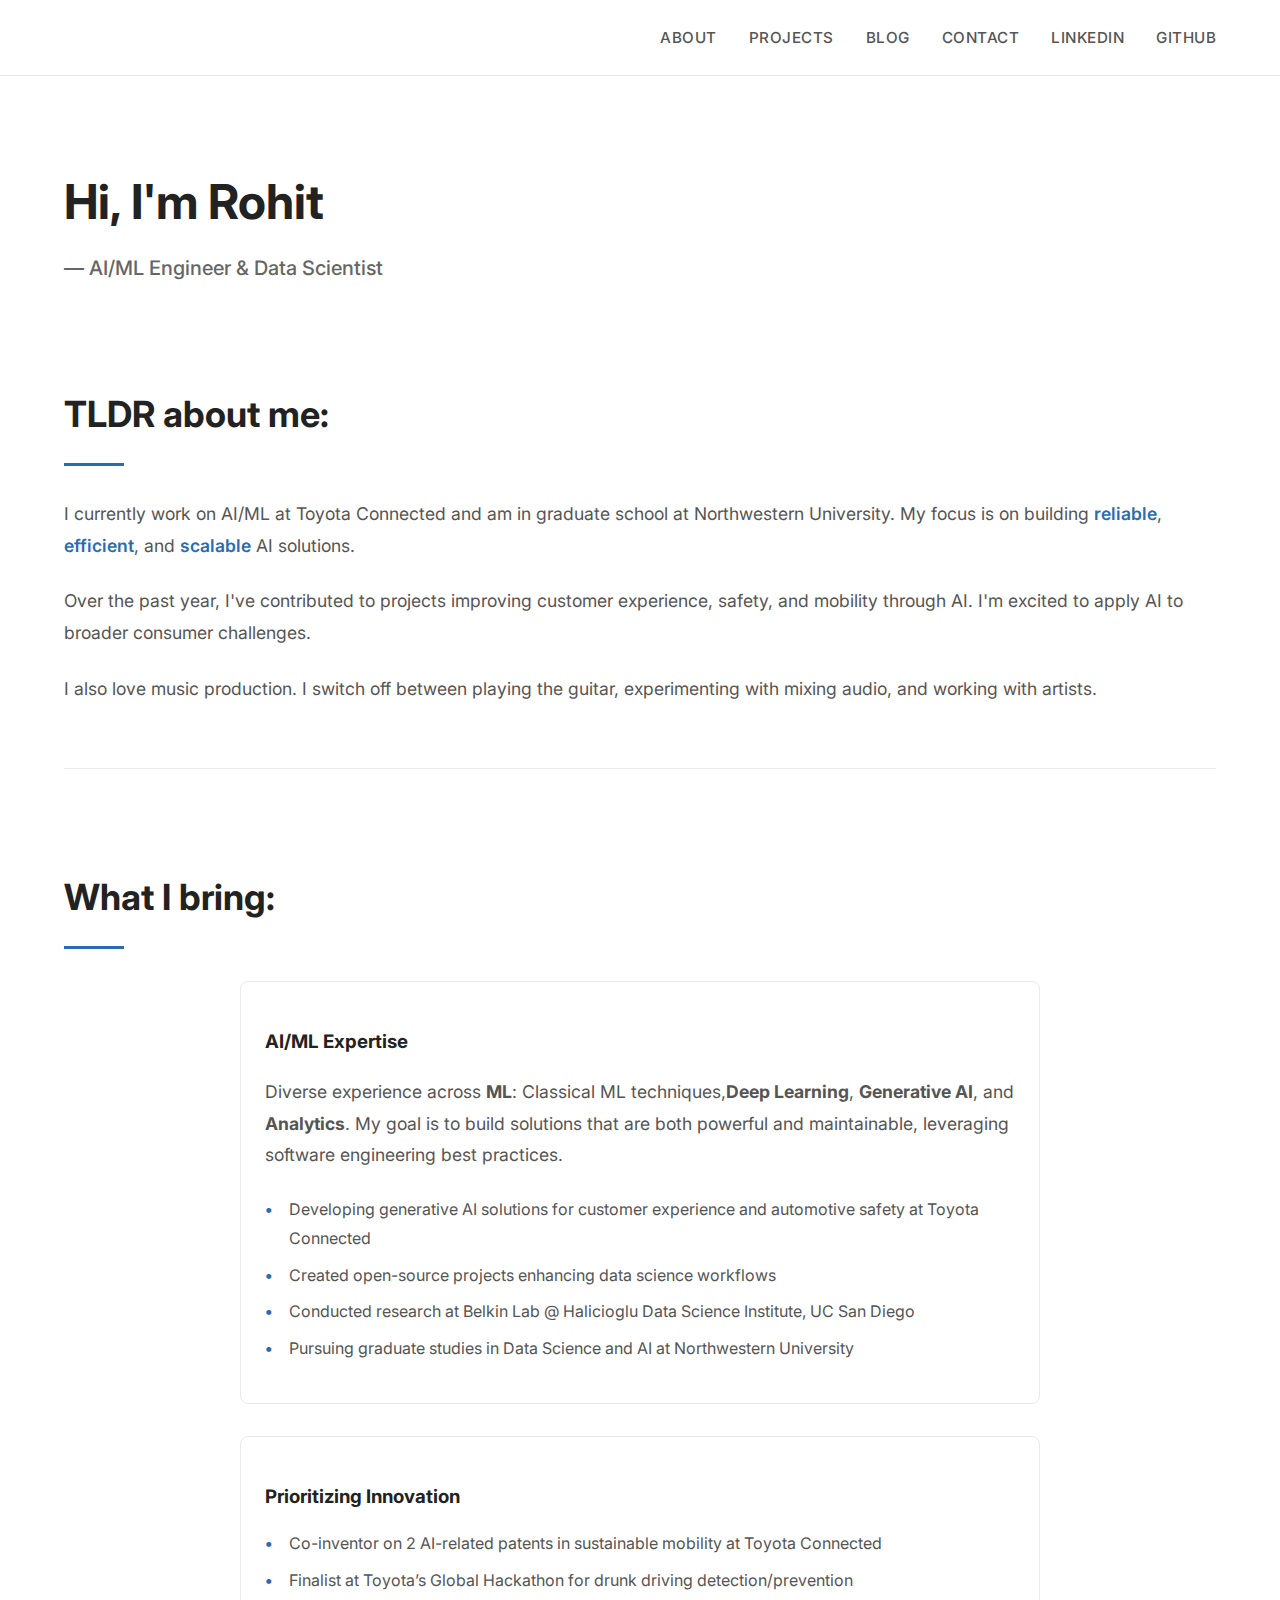
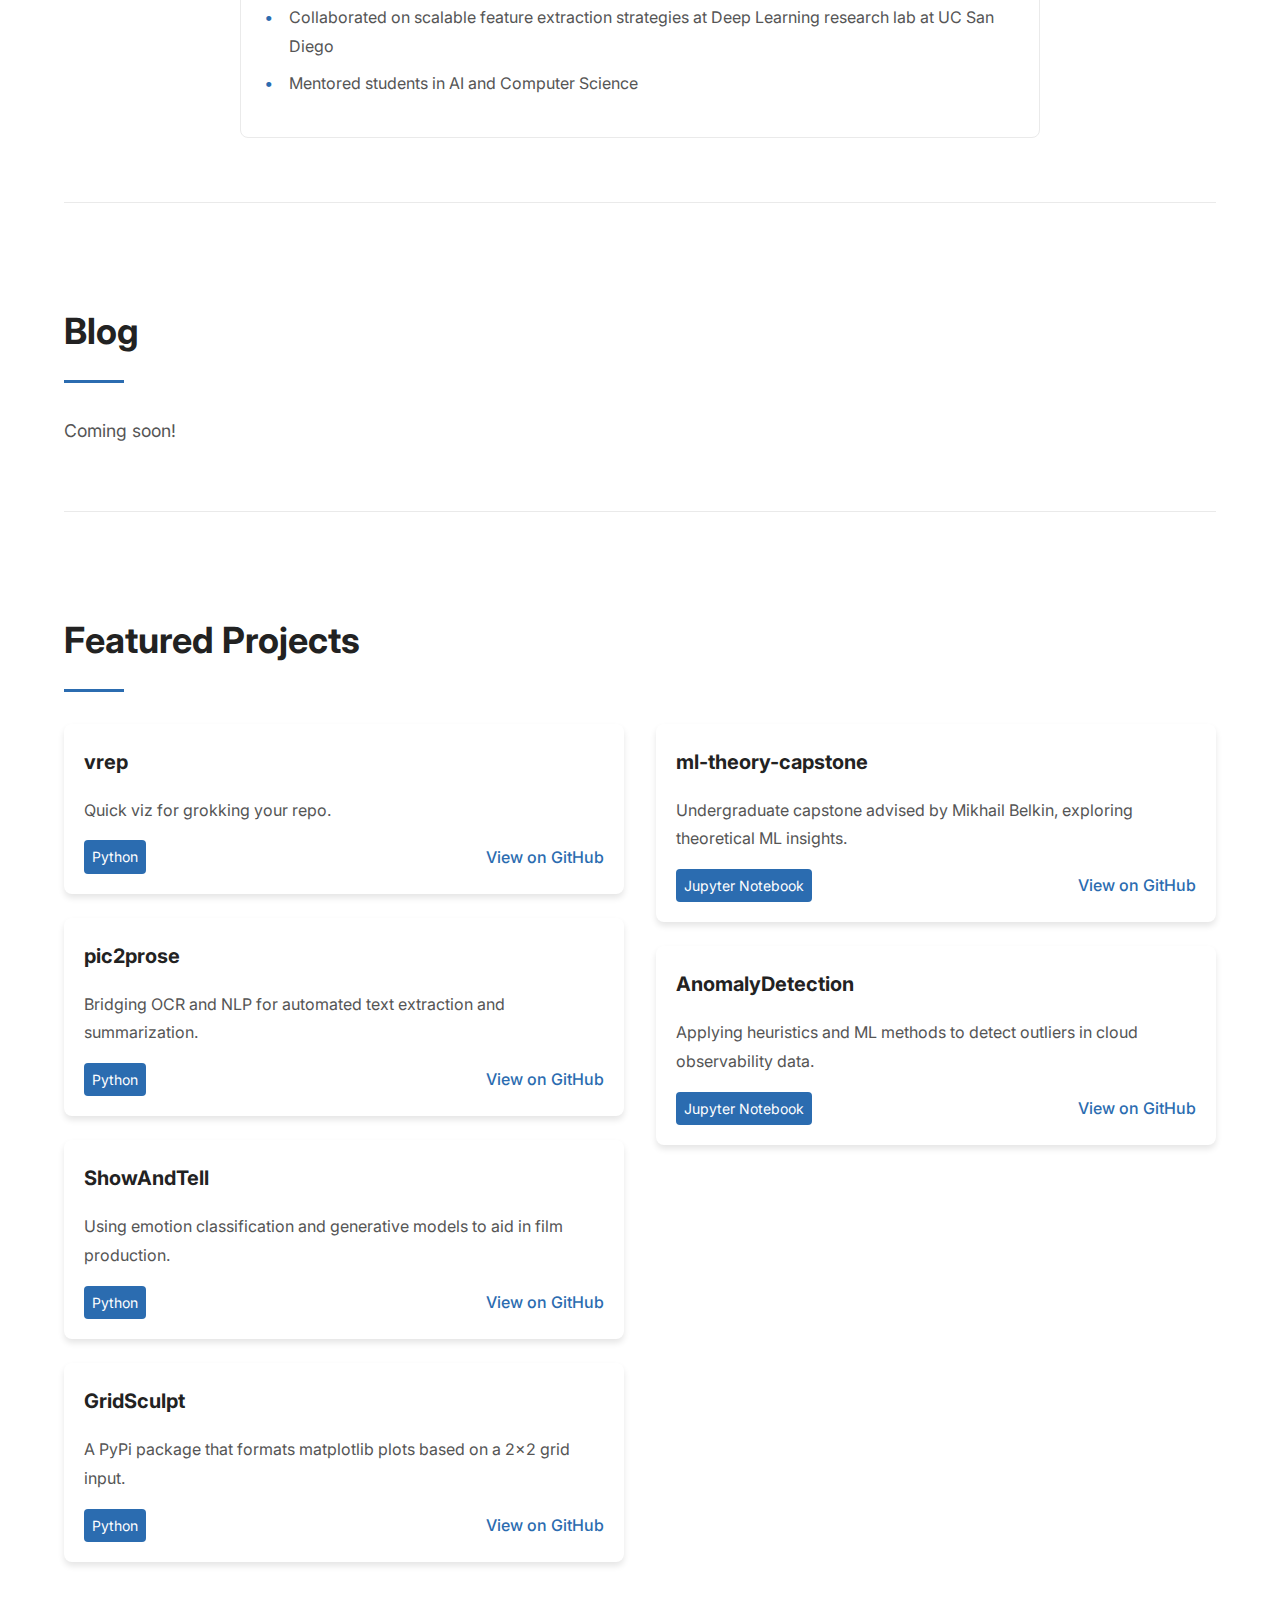
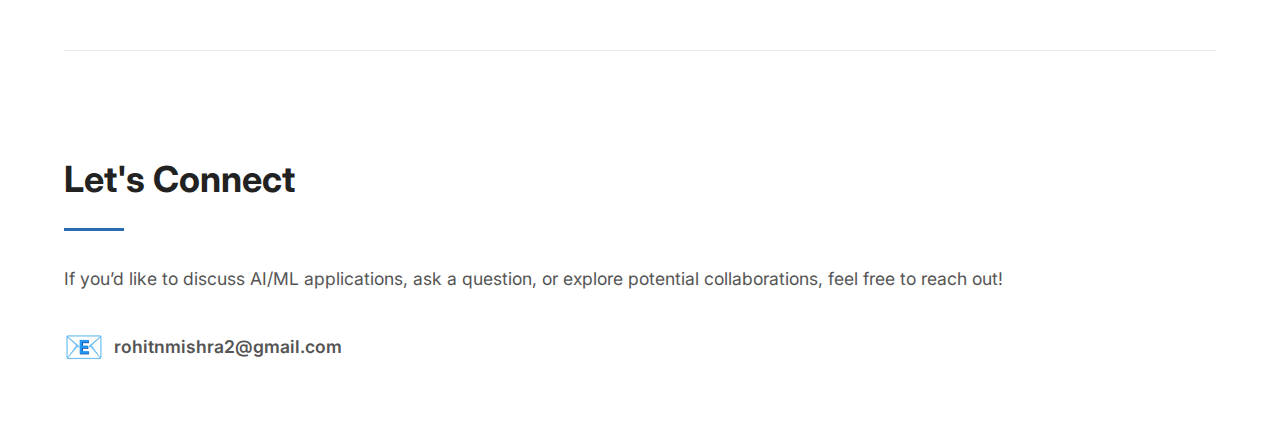
<file: index.html>
<!DOCTYPE html>
<html lang="en">
<head>
    <meta charset="UTF-8">
    <meta name="viewport" content="width=device-width, initial-scale=1.0">
    <title>Rohit Mishra - AI/ML Engineer & Data Scientist</title>
    <link href="https://fonts.googleapis.com/css2?family=Inter:wght@400;500;600;700&display=swap" rel="stylesheet">
    <style>
        :root {
            --bg-color: #ffffff;
            --text-color: #555555;
            --accent-color: #2b6cb0; /* A subtle blue accent color */
            --secondary-color: #666666;
            --card-bg: #ffffff;
            --heading-color: #222222;
            --link-color: #2b6cb0;
        }
        
        body {
            font-family: 'Inter', -apple-system, BlinkMacSystemFont, 'Segoe UI', Roboto, sans-serif;
            background-color: var(--bg-color);
            color: var(--text-color);
            line-height: 1.8;
            margin: 0;
            padding: 0;
            font-size: 16px;
        }
        
        header {
            position: sticky;
            top: 0;
            background-color: var(--bg-color);
            padding: 1.5rem 5%;
            display: flex;
            justify-content: flex-end;
            align-items: center;
            border-bottom: 1px solid #eaeaea;
            z-index: 999;
        }
        
        nav {
            display: flex;
            align-items: center;
            gap: 2rem;
        }
        
        nav a {
            color: var(--text-color);
            text-decoration: none;
            font-weight: 500;
            font-size: 0.95rem;
            text-transform: uppercase;
            letter-spacing: 0.5px;
            margin-left: 0;
            transition: color 0.3s ease;
        }
        
        nav a:hover {
            color: var(--accent-color);
        }
        
        main {
            max-width: 1200px;
            margin: 0 auto;
            padding: 4rem 5%;
        }
        
        h1 {
            font-size: 3rem;
            font-weight: 700;
            margin-bottom: 0.5rem;
            color: var(--heading-color);
            line-height: 1.2;
        }

        .intro-tagline {
            font-size: 1.25rem;
            font-weight: 500;
            color: var(--secondary-color);
            margin-bottom: 4rem;
        }

        h2 {
            font-size: 2.25rem;
            font-weight: 700;
            margin-top: 6rem;
            margin-bottom: 2rem;
            color: var(--heading-color);
            position: relative;
        }

        h2:after {
            content: "";
            display: block;
            width: 60px;
            height: 3px;
            background: var(--accent-color);
            margin-top: 1rem;
        }
        
        p {
            margin-bottom: 1.5rem;
            font-size: 1.1rem;
            color: var(--text-color);
        }
        
        .intro {
            margin-bottom: 6rem;
            max-width: 800px;
        }
        
        .profile-image {
            width: 100%;
            max-width: 200px;
            height: auto;
            border-radius: 50%;
            margin: 2rem 0;
            display: block;
        }
        
        .card {
            background-color: var(--card-bg);
            padding: 2.5rem;
            border-radius: 12px;
            margin-bottom: 2rem;
            border: 1px solid #eaeaea;
            transition: transform 0.3s ease, box-shadow 0.3s ease;
        }
        
        .card:hover {
            transform: translateY(-5px);
            box-shadow: 0 10px 30px rgba(0, 0, 0, 0.1);
        }
        
        .card h3 {
            font-size: 1.5rem;
            margin-top: 0;
            margin-bottom: 1rem;
            color: var(--heading-color);
        }
        
        /* Blog posts */
        .blog-posts {
            max-width: 800px;
            margin: 0 auto;
        }
        
        .blog-post {
            margin-bottom: 3rem;
            padding: 2rem;
            background-color: var(--card-bg);
            border: 1px solid #eaeaea;
            border-radius: 8px;
        }
        
        .blog-post h3 {
            margin: 0 0 1rem 0;
            font-size: 1.5rem;
            color: var(--heading-color);
        }
        
        .post-meta {
            margin-bottom: 1rem;
            font-size: 0.9rem;
            color: var(--secondary-color);
        }
        
        .post-meta .tags {
            margin-left: 1rem;
        }
        
        .preview {
            margin-bottom: 1.5rem;
        }
        
        .read-more {
            color: var(--accent-color);
            text-decoration: none;
            font-weight: 500;
            transition: color 0.3s ease;
        }
        
        .read-more:hover {
            color: var(--secondary-color);
        }

        /* Expertise and About Sections */
        .expertise-section {
            max-width: 800px;
            margin: 0 auto;
        }
        
        .expertise-item {
            margin-bottom: 2rem;
            padding: 1.5rem;
            background-color: var(--card-bg);
            border: 1px solid #eaeaea;
            border-radius: 8px;
        }
        
        .expertise-item h3 {
            color: var(--heading-color);
            margin-bottom: 1rem;
        }
        
        .expertise-item ul {
            list-style-type: none;
            padding-left: 0;
            margin-top: 1rem;
        }
        
        .expertise-item li {
            margin-bottom: 0.5rem;
            padding-left: 1.5rem;
            position: relative;
        }
        
        .expertise-item li:before {
            content: "•";
            position: absolute;
            left: 0;
            color: var(--accent-color);
            font-weight: bold;
        }

        /* Projects */
        .project-container {
            display: flex;
            justify-content: space-between;
            gap: 2rem;
            flex-wrap: wrap;
        }
        .project-list {
            flex: 1;
            min-width: 300px;
        }
        .project-card {
            margin-bottom: 1.5rem;
            padding: 1.25rem;
            background-color: var(--card-bg);
            border-radius: 8px;
            box-shadow: 0 4px 6px rgba(0, 0, 0, 0.1);
            transition: transform 0.3s ease, box-shadow 0.3s ease;
        }
        .project-card:hover {
            transform: translateY(-5px);
            box-shadow: 0 6px 12px rgba(0, 0, 0, 0.15);
        }
        .project-card h3 {
            margin-top: 0;
            margin-bottom: 0.5rem;
            font-size: 1.25rem;
            color: var(--heading-color);
        }
        .project-card p {
            margin-bottom: 1rem;
            font-size: 1rem;
        }
        .project-details {
            display: flex;
            justify-content: space-between;
            align-items: center;
        }
        .language {
            background-color: var(--accent-color);
            color: var(--bg-color);
            padding: 0.25rem 0.5rem;
            border-radius: 4px;
            font-size: 0.875rem;
        }
        .project-details a {
            color: var(--link-color);
            text-decoration: none;
            font-weight: 500;
            transition: color 0.3s ease;
        }
        .project-details a:hover {
            color: var(--secondary-color);
        }

        /* Contact */
        .email-icon {
            font-size: 32px;
            margin-right: 10px;
            vertical-align: middle;
        }
        .email-link {
            display: inline-flex;
            align-items: center;
            text-decoration: none;
            color: inherit;
            font-size: 1.1rem;
            font-weight: 600;
        }

        /* Responsive */
        @media (max-width: 768px) {
            h1 {
                font-size: 2.5rem;
            }
            
            h2 {
                font-size: 2rem;
            }
            .project-container {
                flex-direction: column;
            }
            .project-list {
                width: 100%;
            }
        }

        .keyword {
            color: var(--accent-color);
            font-weight: 600;
        }

        .divider {
            margin: 4rem 0;
            border-bottom: 1px solid #eaeaea;
        }
    </style>
</head>
<body>
    <header>
        <nav>
            <a href="#about">About</a>
            <a href="#projects">Projects</a>
            <a href="blogs.html">Blog</a>
            <a href="#contact">Contact</a>
            <a href="https://www.linkedin.com/in/ro-mish/" target="_blank">LinkedIn</a>
            <a href="https://github.com/ro-mish" target="_blank">GitHub</a>
        </nav>
    </header>

    <main>
        <section class="intro">
            <h1>Hi, I'm Rohit</h1>
            <p class="intro-tagline">— AI/ML Engineer & Data Scientist</p>
        </section>

        <section id="about">
            <h2>TLDR about me:</h2>

            <p>
                I currently work on AI/ML at Toyota Connected and am in graduate school at Northwestern University.
                My focus is on building <span class="keyword">reliable</span>, <span class="keyword">efficient</span>, and <span class="keyword">scalable</span> AI solutions.
            </p>
            <p>
                Over the past year, I've contributed to projects improving customer experience, safety, and mobility through AI. I'm excited to apply AI to broader consumer challenges.
            </p>
            <p>
                I also love music production. I switch off between playing the guitar, experimenting with mixing audio, and working with artists.
            </p>
            <!-- <h3 style="margin-top: 3rem;">Key Highlights:</h3>
            <ul>
                <li>AI Engineer focused on mobility and consumer experiences</li>
                <li>Graduate student at Northwestern University (Data Science & AI)</li>
                <li>Experience in developing scalable AI pipelines and ML best practices</li>
                <li>Enthusiastic about music production and creative experimentation</li>
            </ul> -->
        </section>

        <div class="divider"></div>

        <h2>What I bring:</h2>
        <div class="expertise-section">
            <div class="expertise-item">
                <h3>AI/ML Expertise</h3>
                <p>
                    Diverse experience across <strong>ML</strong>: Classical ML techniques,<strong>Deep Learning</strong>, <strong>Generative AI</strong>, 
                    and <strong>Analytics</strong>. My goal is to build solutions that are both powerful and maintainable, leveraging software 
                    engineering best practices.
                </p>
                <ul>
                    <li>Developing generative AI solutions for customer experience and automotive safety at Toyota Connected</li>
                    <li>Created open-source projects enhancing data science workflows</li>
                    <li>Conducted research at Belkin Lab @ Halicioglu Data Science Institute, UC San Diego</li>
                    <li>Pursuing graduate studies in Data Science and AI at Northwestern University</li>
                </ul>
            </div>

            <div class="expertise-item">
                <h3>Prioritizing Innovation</h3>
                <ul>
                    <li>Co-inventor on 2 AI-related patents in sustainable mobility at Toyota Connected</li>
                    <li>Finalist at Toyota’s Global Hackathon for drunk driving detection/prevention</li>
                    <li>Collaborated on scalable feature extraction strategies at Deep Learning research lab at UC San Diego</li>
                    <li>Mentored students in AI and Computer Science</li>
                </ul>
            </div>
        </div>

        <div class="divider"></div>
        
        <section id="blog"></section>
            <h2>Blog</h2>
            <p>Coming soon!</p>
        </section>

        <div class="divider"></div>
        <section id="projects">
            <h2>Featured Projects</h2>
            <div class="project-container">
                <div class="project-list">
                    <div class="project-card">
                        <h3>vrep</h3>
                        <p>Quick viz for grokking your repo.</p>
                        <div class="project-details">
                            <span class="language">Python</span>
                            <a href="https://github.com/ro-mish/vrep" target="_blank" class="glow-button">View on GitHub</a>
                        </div>
                    </div>
                    <div class="project-card">
                        <h3>pic2prose</h3>
                        <p>Bridging OCR and NLP for automated text extraction and summarization.</p>
                        <div class="project-details">
                            <span class="language">Python</span>
                            <a href="https://github.com/ro-mish/pic2prose" target="_blank" class="glow-button">View on GitHub</a>
                        </div>
                    </div>
                    <div class="project-card">
                        <h3>ShowAndTell</h3>
                        <p>Using emotion classification and generative models to aid in film production.</p>
                        <div class="project-details">
                            <span class="language">Python</span>
                            <a href="https://github.com/ro-mish/ShowAndTell" target="_blank" class="glow-button">View on GitHub</a>
                        </div>
                    </div>
                    <div class="project-card">
                        <h3>GridSculpt</h3>
                        <p>A PyPi package that formats matplotlib plots based on a 2x2 grid input.</p>
                        <div class="project-details">
                            <span class="language">Python</span>
                            <a href="https://github.com/ro-mish/GridSculpt" target="_blank" class="glow-button">View on GitHub</a>
                        </div>
                    </div>
                </div>
                <div class="project-list">
                    <div class="project-card">
                        <h3>ml-theory-capstone</h3>
                        <p>Undergraduate capstone advised by Mikhail Belkin, exploring theoretical ML insights.</p>
                        <div class="project-details">
                            <span class="language">Jupyter Notebook</span>
                            <a href="https://github.com/ro-mish/ml-theory-capstone" target="_blank" class="glow-button">View on GitHub</a>
                        </div>
                    </div>
                    <div class="project-card">
                        <h3>AnomalyDetection</h3>
                        <p>Applying heuristics and ML methods to detect outliers in cloud observability data.</p>
                        <div class="project-details">
                            <span class="language">Jupyter Notebook</span>
                            <a href="https://github.com/ro-mish/AnomalyDetection" target="_blank" class="glow-button">View on GitHub</a>
                        </div>
                    </div>
                </div>
            </div>
        </section>

        <div class="divider"></div>

        <section id="contact">
            <h2>Let's Connect</h2>
            <p>If you’d like to discuss AI/ML applications, ask a question, or explore potential collaborations, feel free to reach out!</p>
            <a href="mailto:rohitnmishra2@gmail.com" class="email-link">
                <span class="email-icon">📧</span>
                rohitnmishra2@gmail.com
            </a>
        </section>
        
    </main>
</body>
</html>
</file>
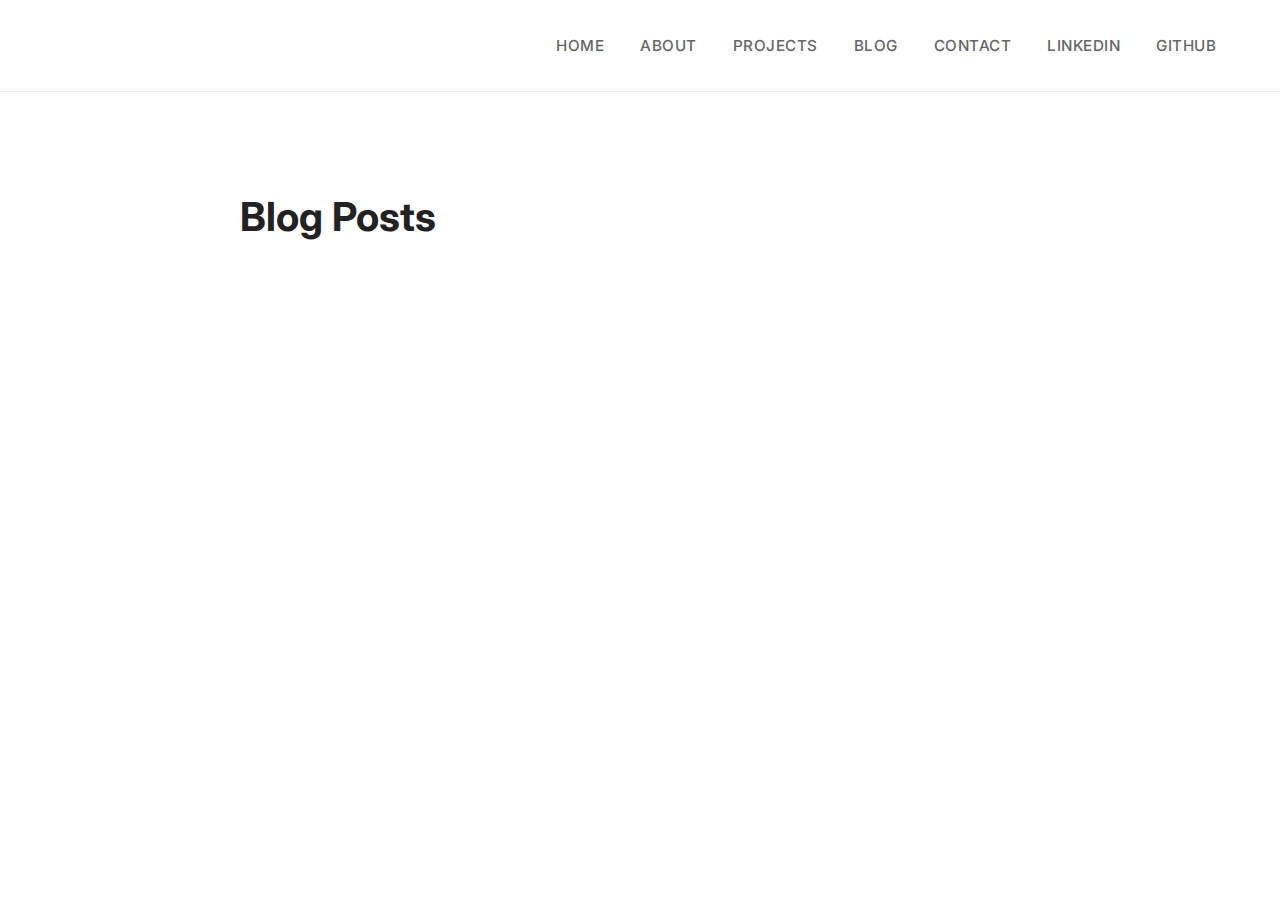
<file: blogs.html>
<!DOCTYPE html>
<html lang="en">
<head>
    <meta charset="UTF-8">
    <meta name="viewport" content="width=device-width, initial-scale=1.0">
    <title>Rohit Mishra - Blog</title>
    <link href="https://fonts.googleapis.com/css2?family=Inter:wght@400;500;600;700&display=swap" rel="stylesheet">
    <link rel="stylesheet" href="css/blogs.css">
</head>
<body>
    <header>
        <nav>
            <a href="index.html">Home</a>
            <a href="index.html#about">About</a>
            <a href="index.html#projects">Projects</a>
            <a href="blogs.html">Blog</a>
            <a href="index.html#contact">Contact</a>
            <a href="https://www.linkedin.com/in/ro-mish/" target="_blank">LinkedIn</a>
            <a href="https://github.com/ro-mish" target="_blank">GitHub</a>
        </nav>
    </header>

    <main>
        <h1>Blog Posts</h1>
        
        <a href="#" class="back-to-list" onclick="showBlogList(event)">← Back to all posts</a>

        <div id="blog-list">
            <!-- <article class="blog-post" onclick="showBlog('reliable-ai')">
                <h2>Building 'vrep'</h2>
                <div class="post-meta">
                    <span class="date">January 2, 2025</span>
                    <span class="tags">Visualizing</span>
                </div>
                <p class="preview">Visualizing repositories reduces <it>cognitive load</it>.</p>
                <a href="#" class="read-more">Read More →</a>
            </article> -->
        </div>

        <!-- Full blog content sections -->
        <!-- <div id="reliable-ai" class="blog-content">
            <h2>Building 'vrep'</h2>
            <div class="post-meta">
                <span class="date">January 2, 2025</span>
                <span class="tags">AI, System Design</span>
            </div>
            
            <p>As AI systems become increasingly integral to our applications, ensuring their reliability is paramount. In this post, we'll explore the key principles and practices that help build dependable AI systems.</p>

            <h3>1. Robust Testing Strategies</h3>
            <p>Testing AI systems requires a different approach compared to traditional software testing. Here are key areas to focus on:</p>
            <ul>
                <li>Data validation and quality checks</li>
                <li>Model performance metrics across different scenarios</li>
                <li>Integration testing with downstream systems</li>
                <li>A/B testing frameworks for deployment</li>
            </ul>

            <h3>2. Monitoring in Production</h3>
            <p>Real-world AI systems need continuous monitoring to maintain performance. Essential metrics include:</p>
            <ul>
                <li>Model prediction accuracy</li>
                <li>Data drift detection</li>
                <li>System latency and resource usage</li>
                <li>Business impact metrics</li>
            </ul>

        </div> -->
    </main>

    <script>
        function showBlog(blogId) {
            // Hide all blog content
            document.querySelectorAll('.blog-content').forEach(content => {
                content.classList.remove('active');
            });
            
            // Show selected blog
            document.getElementById(blogId).classList.add('active');
            
            // Hide blog list
            document.getElementById('blog-list').style.display = 'none';
            
            // Show back button
            document.querySelector('.back-to-list').classList.add('active');
            
            // Scroll to top
            window.scrollTo(0, 0);
        }

        function showBlogList(event) {
            event.preventDefault();
            
            // Hide all blog content
            document.querySelectorAll('.blog-content').forEach(content => {
                content.classList.remove('active');
            });
            
            // Show blog list
            document.getElementById('blog-list').style.display = 'block';
            
            // Hide back button
            document.querySelector('.back-to-list').classList.remove('active');
        }
    </script>
</body>
</html>
</file>
<file: css/blogs.css>
/* Copy the root and basic styles from index.html */
:root {
    --bg-color: #ffffff;
    --text-color: #666666;
    --accent-color: #333333;
    --secondary-color: #666666;
    --card-bg: #ffffff;
    --heading-color: #222222;
    --link-color: #333333;
}

body {
    font-family: 'Inter', -apple-system, BlinkMacSystemFont, 'Segoe UI', Roboto, sans-serif;
    background-color: var(--bg-color);
    color: var(--text-color);
    line-height: 1.7;
    margin: 0;
    padding: 0;
    font-size: 16px;
}

/* Header and nav styles */
header {
    padding: 2rem 5%;
    display: flex;
    justify-content: flex-end;
    align-items: center;
    border-bottom: 1px solid #eaeaea;
}

nav a {
    color: var(--text-color);
    text-decoration: none;
    font-weight: 500;
    font-size: 0.95rem;
    text-transform: uppercase;
    letter-spacing: 0.5px;
    margin-left: 2rem;
}

main {
    max-width: 800px;
    margin: 0 auto;
    padding: 4rem 5%;
}

h1 {
    font-size: 2.5rem;
    color: var(--heading-color);
    margin-bottom: 2rem;
}

.blog-post {
    margin-bottom: 2rem;
    padding: 1.5rem;
    border: 1px solid #eaeaea;
    border-radius: 8px;
}

.blog-post h2 {
    margin: 0 0 0.5rem 0;
    font-size: 1.5rem;
    color: var(--heading-color);
}

.post-meta {
    margin-bottom: 1rem;
    font-size: 0.9rem;
    color: var(--secondary-color);
}

.post-meta .tags {
    margin-left: 1rem;
}

.preview {
    margin-bottom: 1rem;
}

.read-more {
    color: var(--accent-color);
    text-decoration: none;
    font-weight: 500;
}

/* Add new blog-specific styles */
.blog-content {
    display: none; /* Hidden by default */
    margin-top: 2rem;
    font-size: 1.1rem;
    line-height: 1.8;
}

.blog-content.active {
    display: block;
}

.blog-content h3 {
    font-size: 1.75rem;
    margin: 2rem 0 1rem;
    color: var(--heading-color);
}

.blog-content p {
    margin-bottom: 1.5rem;
}

.blog-content pre {
    background: #f6f8fa;
    padding: 1rem;
    border-radius: 6px;
    overflow-x: auto;
}

.blog-content code {
    font-family: 'Menlo', 'Monaco', 'Courier New', monospace;
    font-size: 0.9rem;
}

.blog-content img {
    max-width: 100%;
    height: auto;
    border-radius: 8px;
    margin: 2rem 0;
}

.back-to-list {
    display: none;
    margin-bottom: 2rem;
    color: var(--accent-color);
    text-decoration: none;
    font-weight: 500;
}

.back-to-list.active {
    display: inline-block;
}

#blog-list {
    transition: opacity 0.3s ease;
}

.blog-post {
    cursor: pointer;
}

.blog-post:hover {
    background-color: #f8f9fa;
}
</file>
